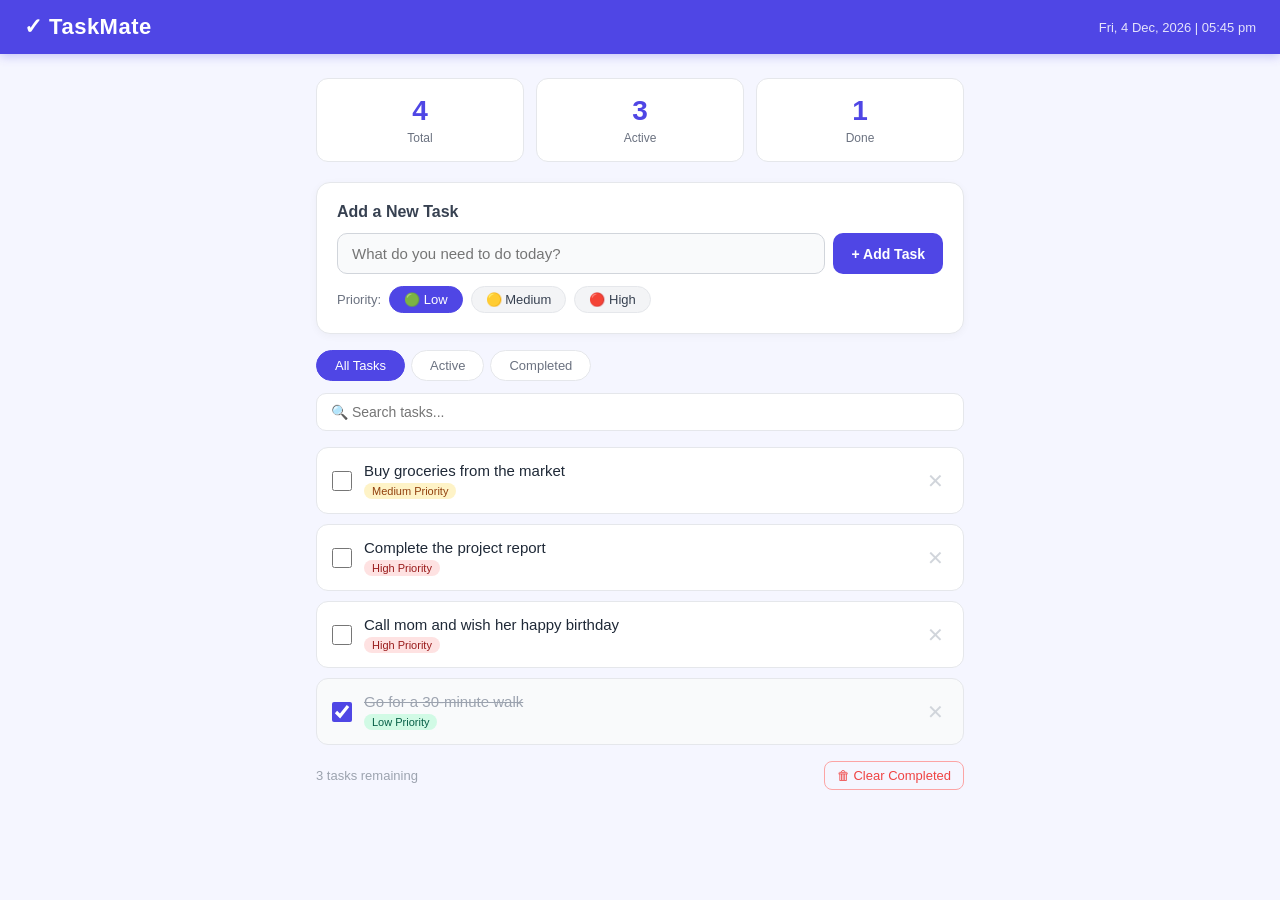
<file: project7/index.html>
<!DOCTYPE html>
<html lang="en">
<head>
  <meta charset="UTF-8" />
  <meta name="viewport" content="width=device-width, initial-scale=1.0"/>
  <title>To-Do List</title>
  <link rel="stylesheet" href="style.css" />
</head>
<body>

  <!-- Top Navigation Bar -->
  <nav class="navbar">
    <div class="logo">&#10003; TaskMate</div>
    <div class="date-time" id="datetime"></div>
  </nav>

  <!-- Main Content -->
  <main class="main">

    <!-- Stats Section -->
    <div class="stats-row">
      <div class="stat-card">
        <span class="stat-num" id="total-count">0</span>
        <span class="stat-label">Total</span>
      </div>
      <div class="stat-card">
        <span class="stat-num" id="active-count">0</span>
        <span class="stat-label">Active</span>
      </div>
      <div class="stat-card">
        <span class="stat-num" id="done-count">0</span>
        <span class="stat-label">Done</span>
      </div>
    </div>

    <!-- Add Task Box -->
    <div class="add-box">
      <h2 class="add-title">Add a New Task</h2>
      <div class="add-row">
        <input
          type="text"
          id="task-input"
          class="task-input"
          placeholder="What do you need to do today?"
          maxlength="120"
        />
        <button class="add-btn" id="add-btn">+ Add Task</button>
      </div>

      <!-- Priority Selector -->
      <div class="priority-row">
        <span class="priority-label">Priority:</span>
        <button class="priority-btn active" data-priority="low">🟢 Low</button>
        <button class="priority-btn" data-priority="medium">🟡 Medium</button>
        <button class="priority-btn" data-priority="high">🔴 High</button>
      </div>
    </div>

    <!-- Filter Tabs -->
    <div class="filter-row">
      <button class="filter-btn active" data-filter="all">All Tasks</button>
      <button class="filter-btn" data-filter="active">Active</button>
      <button class="filter-btn" data-filter="done">Completed</button>
    </div>

    <!-- Search Bar -->
    <div class="search-wrap">
      <input
        type="text"
        id="search-input"
        class="search-input"
        placeholder="&#128269; Search tasks..."
      />
    </div>

    <!-- Task List -->
    <div class="task-list" id="task-list"></div>

    <!-- Bottom Footer -->
    <div class="list-footer">
      <span id="footer-count">0 tasks remaining</span>
      <button class="clear-btn" id="clear-btn">&#128465; Clear Completed</button>
    </div>

  </main>

  <!-- Toast Notification -->
  <div class="toast" id="toast"></div>

  <script src="script.js"></script>
</body>
</html>
</file>
<file: project7/style.css>
/* ===========================
   Reset & Base Styles
=========================== */
* {
  margin: 0;
  padding: 0;
  box-sizing: border-box;
}

body {
  font-family: 'Segoe UI', Tahoma, Geneva, Verdana, sans-serif;
  background-color: #f5f6ff;
  color: #1f2937;
  min-height: 100vh;
}

/* ===========================
   Navbar
=========================== */
.navbar {
  background-color: #4f46e5;
  padding: 14px 24px;
  display: flex;
  justify-content: space-between;
  align-items: center;
  position: sticky;
  top: 0;
  z-index: 100;
  box-shadow: 0 2px 10px rgba(79, 70, 229, 0.3);
}

.logo {
  color: #ffffff;
  font-size: 22px;
  font-weight: 700;
  letter-spacing: 0.5px;
}

.date-time {
  color: rgba(255, 255, 255, 0.85);
  font-size: 13px;
}

/* ===========================
   Main Layout
=========================== */
.main {
  max-width: 680px;
  margin: 0 auto;
  padding: 24px 16px 60px;
}

/* ===========================
   Stats Row
=========================== */
.stats-row {
  display: flex;
  gap: 12px;
  margin-bottom: 20px;
}

.stat-card {
  flex: 1;
  background: #ffffff;
  border: 1.5px solid #e5e7eb;
  border-radius: 12px;
  padding: 16px 10px;
  text-align: center;
  transition: box-shadow 0.2s;
}

.stat-card:hover {
  box-shadow: 0 4px 12px rgba(79, 70, 229, 0.1);
}

.stat-num {
  display: block;
  font-size: 28px;
  font-weight: 700;
  color: #4f46e5;
}

.stat-label {
  font-size: 12px;
  color: #6b7280;
  margin-top: 4px;
  display: block;
}

/* ===========================
   Add Task Box
=========================== */
.add-box {
  background: #ffffff;
  border: 1.5px solid #e5e7eb;
  border-radius: 14px;
  padding: 20px;
  margin-bottom: 16px;
  box-shadow: 0 2px 8px rgba(0,0,0,0.04);
}

.add-title {
  font-size: 16px;
  font-weight: 600;
  color: #374151;
  margin-bottom: 12px;
}

.add-row {
  display: flex;
  gap: 8px;
  margin-bottom: 12px;
}

.task-input {
  flex: 1;
  padding: 11px 14px;
  font-size: 15px;
  border: 1.5px solid #d1d5db;
  border-radius: 10px;
  background: #f9fafb;
  color: #111827;
  outline: none;
  transition: border-color 0.2s, box-shadow 0.2s;
}

.task-input:focus {
  border-color: #4f46e5;
  background: #ffffff;
  box-shadow: 0 0 0 3px rgba(79, 70, 229, 0.12);
}

.add-btn {
  background: #4f46e5;
  color: #ffffff;
  border: none;
  border-radius: 10px;
  padding: 11px 18px;
  font-size: 14px;
  font-weight: 600;
  cursor: pointer;
  white-space: nowrap;
  transition: background 0.2s, transform 0.1s;
}

.add-btn:hover {
  background: #4338ca;
}

.add-btn:active {
  transform: scale(0.97);
}

/* ===========================
   Priority Selector
=========================== */
.priority-row {
  display: flex;
  align-items: center;
  gap: 8px;
  flex-wrap: wrap;
}

.priority-label {
  font-size: 13px;
  color: #6b7280;
  font-weight: 500;
}

.priority-btn {
  background: #f3f4f6;
  border: 1.5px solid #e5e7eb;
  border-radius: 20px;
  padding: 5px 14px;
  font-size: 13px;
  cursor: pointer;
  color: #374151;
  transition: all 0.2s;
}

.priority-btn:hover {
  border-color: #4f46e5;
  color: #4f46e5;
}

.priority-btn.active {
  background: #4f46e5;
  color: #ffffff;
  border-color: #4f46e5;
}

/* ===========================
   Filter Tabs
=========================== */
.filter-row {
  display: flex;
  gap: 6px;
  margin-bottom: 12px;
  flex-wrap: wrap;
}

.filter-btn {
  background: #ffffff;
  border: 1.5px solid #e5e7eb;
  border-radius: 20px;
  padding: 7px 18px;
  font-size: 13px;
  cursor: pointer;
  color: #6b7280;
  font-weight: 500;
  transition: all 0.2s;
}

.filter-btn:hover {
  border-color: #4f46e5;
  color: #4f46e5;
}

.filter-btn.active {
  background: #4f46e5;
  color: #ffffff;
  border-color: #4f46e5;
}

/* ===========================
   Search Bar
=========================== */
.search-wrap {
  margin-bottom: 16px;
}

.search-input {
  width: 100%;
  padding: 10px 14px;
  font-size: 14px;
  border: 1.5px solid #e5e7eb;
  border-radius: 10px;
  background: #ffffff;
  color: #111827;
  outline: none;
  transition: border-color 0.2s;
}

.search-input:focus {
  border-color: #4f46e5;
  box-shadow: 0 0 0 3px rgba(79, 70, 229, 0.1);
}

/* ===========================
   Task List
=========================== */
.task-list {
  display: flex;
  flex-direction: column;
  gap: 10px;
  min-height: 80px;
}

/* ===========================
   Individual Task Card
=========================== */
.task-card {
  display: flex;
  align-items: center;
  gap: 12px;
  padding: 14px 15px;
  background: #ffffff;
  border: 1.5px solid #e5e7eb;
  border-radius: 12px;
  transition: box-shadow 0.2s, border-color 0.2s;
  animation: slideIn 0.25s ease;
}

@keyframes slideIn {
  from {
    opacity: 0;
    transform: translateY(-8px);
  }
  to {
    opacity: 1;
    transform: translateY(0);
  }
}

.task-card:hover {
  border-color: #c7d2fe;
  box-shadow: 0 3px 10px rgba(79, 70, 229, 0.08);
}

.task-card.done {
  background: #f9fafb;
}

.task-card.done .task-text {
  text-decoration: line-through;
  color: #9ca3af;
}

/* Checkbox */
.task-checkbox {
  width: 20px;
  height: 20px;
  accent-color: #4f46e5;
  cursor: pointer;
  flex-shrink: 0;
}

/* Task text area */
.task-body {
  flex: 1;
  min-width: 0;
}

.task-text {
  font-size: 15px;
  color: #1f2937;
  word-break: break-word;
  display: block;
}

/* Priority badge */
.priority-badge {
  display: inline-block;
  font-size: 11px;
  padding: 2px 8px;
  border-radius: 10px;
  margin-top: 4px;
  font-weight: 500;
}

.badge-low {
  background: #d1fae5;
  color: #065f46;
}

.badge-medium {
  background: #fef3c7;
  color: #92400e;
}

.badge-high {
  background: #fee2e2;
  color: #991b1b;
}

/* Delete button */
.del-btn {
  background: none;
  border: none;
  cursor: pointer;
  color: #d1d5db;
  font-size: 20px;
  padding: 0 4px;
  flex-shrink: 0;
  transition: color 0.2s;
  line-height: 1;
}

.del-btn:hover {
  color: #ef4444;
}

/* ===========================
   Empty State
=========================== */
.empty-state {
  text-align: center;
  padding: 40px 20px;
  color: #9ca3af;
}

.empty-state .empty-icon {
  font-size: 48px;
  display: block;
  margin-bottom: 10px;
}

.empty-state p {
  font-size: 15px;
}

/* ===========================
   Footer Row
=========================== */
.list-footer {
  display: flex;
  justify-content: space-between;
  align-items: center;
  margin-top: 16px;
  font-size: 13px;
  color: #9ca3af;
  flex-wrap: wrap;
  gap: 8px;
}

.clear-btn {
  background: none;
  border: 1.5px solid #fca5a5;
  border-radius: 8px;
  padding: 6px 12px;
  font-size: 13px;
  cursor: pointer;
  color: #ef4444;
  transition: all 0.2s;
}

.clear-btn:hover {
  background: #fee2e2;
}

/* ===========================
   Toast Notification
=========================== */
.toast {
  position: fixed;
  bottom: 24px;
  left: 50%;
  transform: translateX(-50%) translateY(80px);
  background: #1f2937;
  color: #ffffff;
  padding: 11px 22px;
  border-radius: 10px;
  font-size: 14px;
  z-index: 999;
  opacity: 0;
  transition: all 0.3s ease;
  white-space: nowrap;
  pointer-events: none;
}

.toast.show {
  opacity: 1;
  transform: translateX(-50%) translateY(0);
}

/* ===========================
   Responsive Styles
=========================== */

/* Tablet */
@media (max-width: 640px) {
  .navbar {
    padding: 12px 16px;
  }

  .logo {
    font-size: 19px;
  }

  .stats-row {
    gap: 8px;
  }

  .stat-num {
    font-size: 22px;
  }

  .add-row {
    flex-direction: column;
  }

  .add-btn {
    width: 100%;
    padding: 12px;
    font-size: 15px;
  }
}

/* Mobile */
@media (max-width: 400px) {
  .main {
    padding: 16px 10px 60px;
  }

  .stat-card {
    padding: 12px 6px;
  }

  .stat-num {
    font-size: 20px;
  }

  .filter-btn {
    padding: 6px 12px;
    font-size: 12px;
  }

  .logo {
    font-size: 17px;
  }

  .date-time {
    display: none;
  }

  .task-text {
    font-size: 14px;
  }
}
</file>
